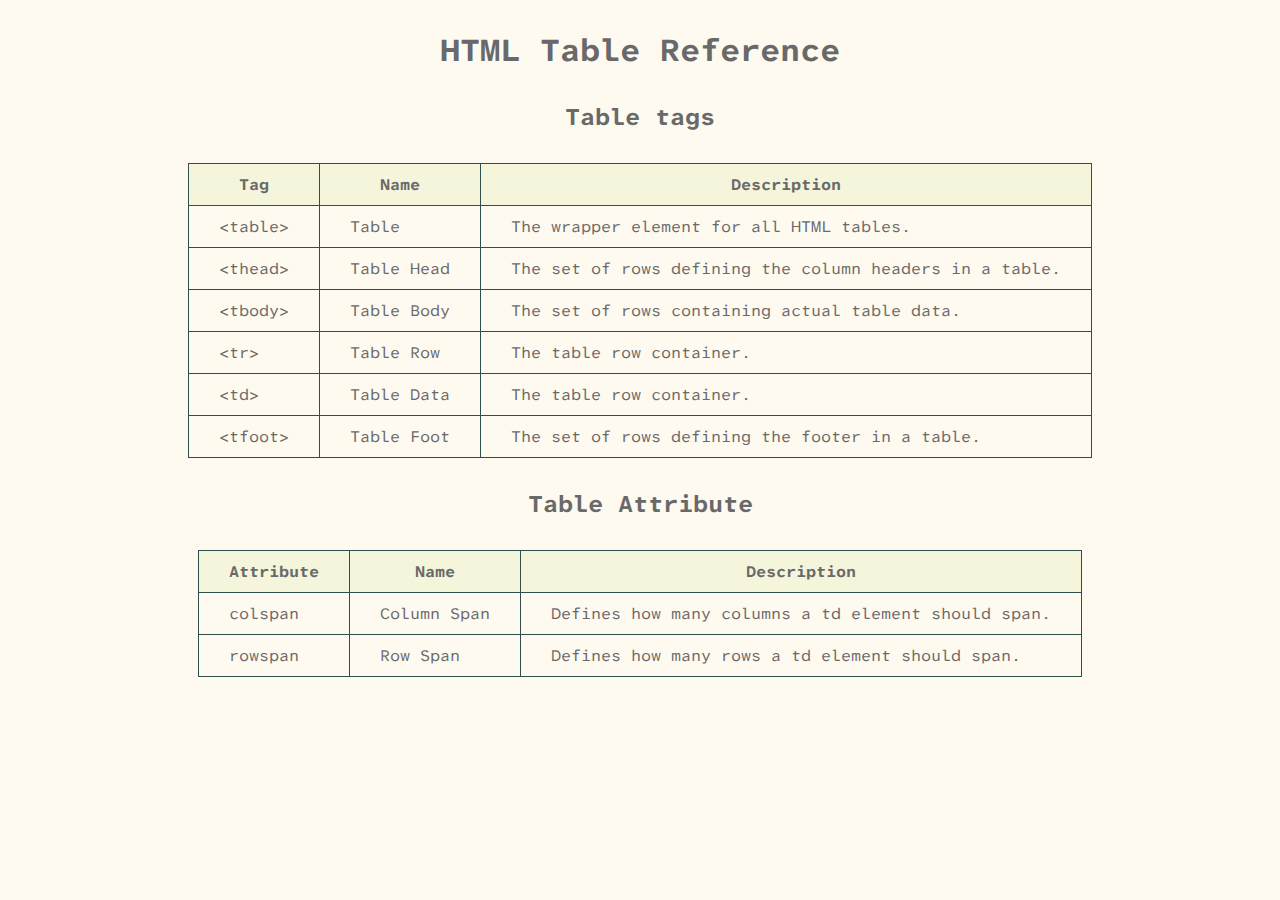
<file: html-css-cheatsheet-starting/index.html>
<!DOCTYPE html>
<html lang="en">
  <head>
    <meta charset="UTF-8" />
    <meta name="viewport" content="width=device-width, initial-scale=1.0" />
    <title>HTML Table Reference</title>
    <link rel="stylesheet" href="styles.css">
    <link rel="preconnect" href="https://fonts.googleapis.com">
<link rel="preconnect" href="https://fonts.gstatic.com" crossorigin>
<link href="https://fonts.googleapis.com/css2?family=Atkinson+Hyperlegible+Mono:ital,wght@0,200..800;1,200..800&display=swap" rel="stylesheet">
  </head>
  <body>
    <h1>HTML Table Reference</h1>
    <h2>Table tags</h2>
      <table>
        <thead>
          <tr>
            <th>Tag</th>
            <th>Name</th>
            <th><span class="description"></span>Description</th>
          </tr>
          <tbody>
            <tr>
                <td>&lt;table&gt;</td>
                <td>Table</td>
                <td>The wrapper element for all HTML tables.</td>
            </tr>
            <tr>
                <td>&lt;thead&gt;</td>
                <td>Table Head</td>
                <td>The set of rows defining the column headers in a table.</td>
            </tr>
            <tr>
                <td>&lt;tbody&gt;</td>
                <td>	Table Body</td>
                <td>The set of rows containing actual table data.</td>
            </tr>
            <tr>
                <td>&lt;tr&gt;</td>
                <td>Table Row</td>
                <td>The table row container.</td>
            </tr>
            <tr>
                <td>&lt;td&gt;</td>
                <td>Table Data</td>
                <td>The table row container.</td>
            </tr>
            <tr>
                <td>&lt;tfoot&gt;</td>
                <td>Table Foot</td>
                <td>The set of rows defining the footer in a table.</td>
            </tr>
            
          </tbody>
        </thead>
      </table>
      <h2>Table Attribute</h2>
      <table>
        <thead>
          <tr><th>Attribute</th>
          <th>Name</th>
          <th>Description</th>
        </tr></thead>
        <tbody>
          <tr>
              <td><span class="code">colspan</span></td> 
              <td>Column Span</td>
              <td>Defines how many columns a td element should span.</td>
            </tr>
          <tr>
            <td><span class="code">rowspan</span></td>
            <td>Row Span</td>
            <td>Defines how many rows a td element should span.</td>
          </tr>
        </tbody>
      </table>
    
  </body>
</html>
</file>
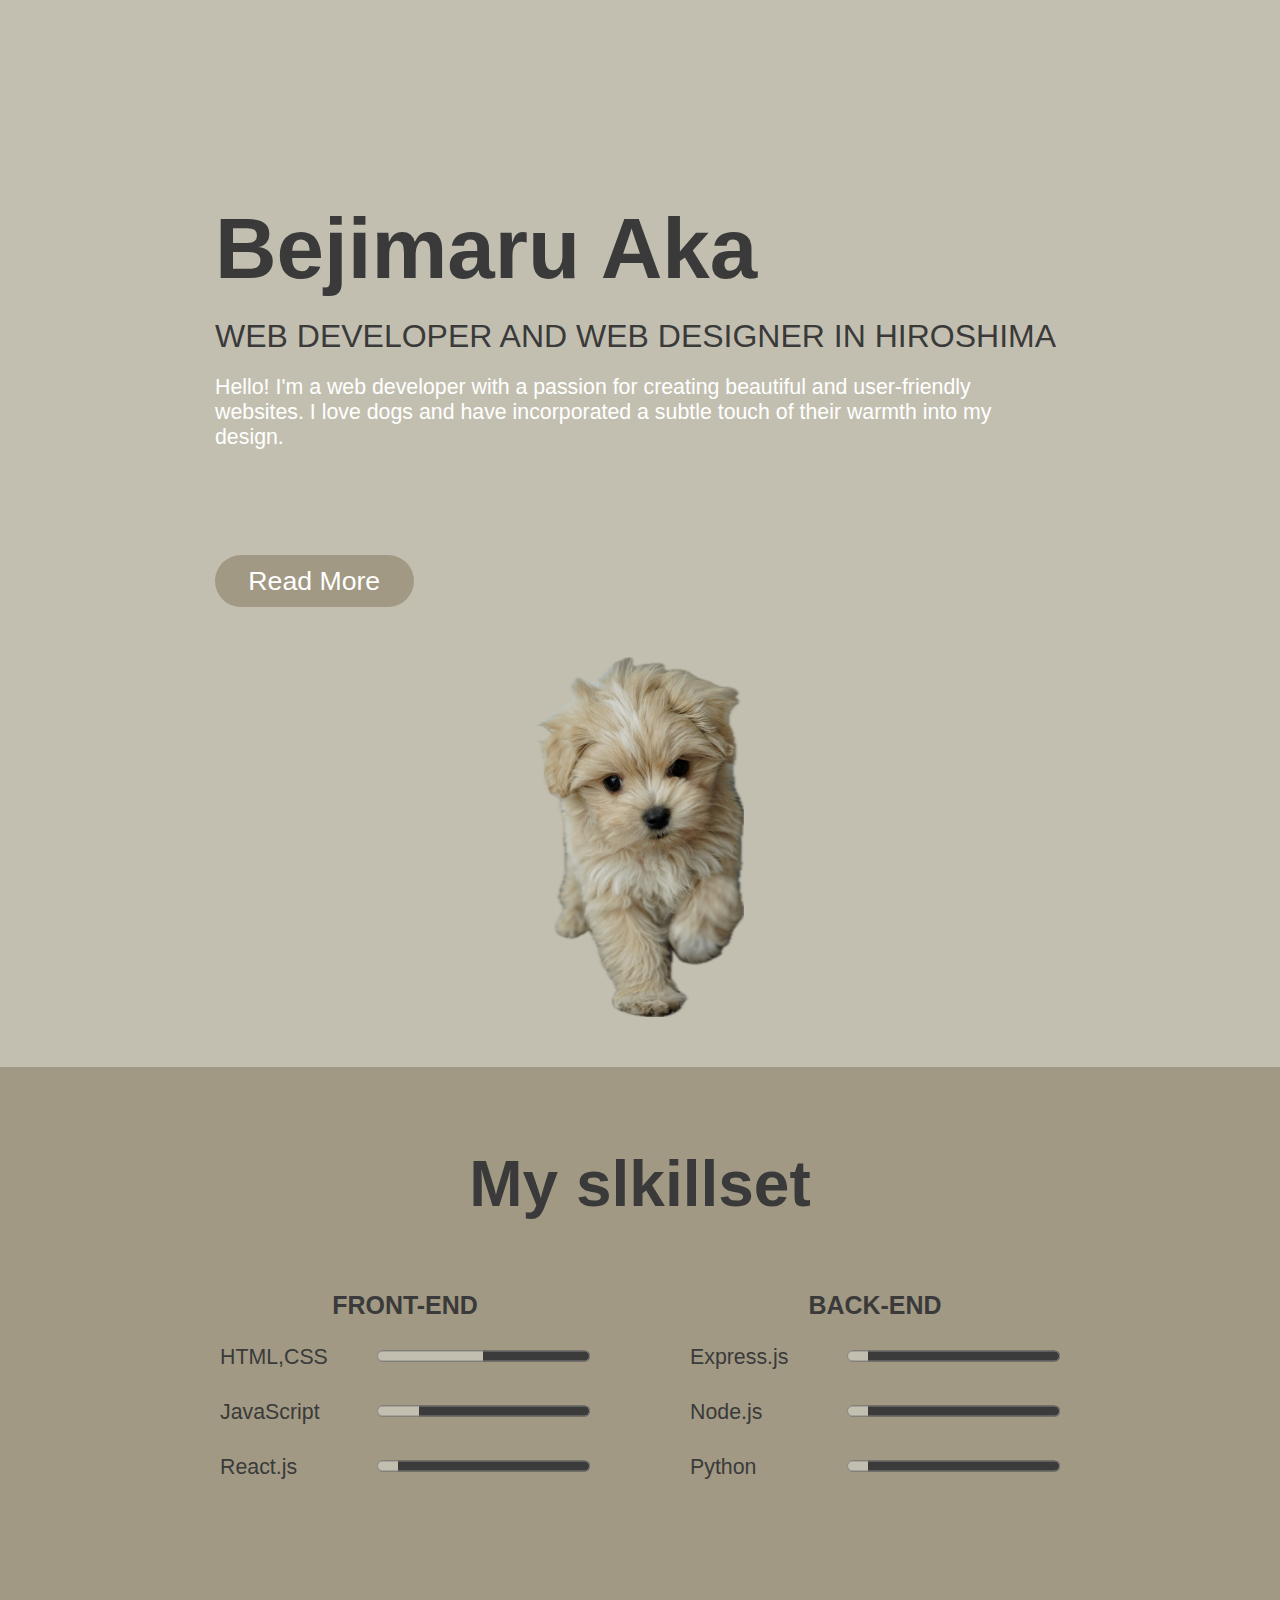
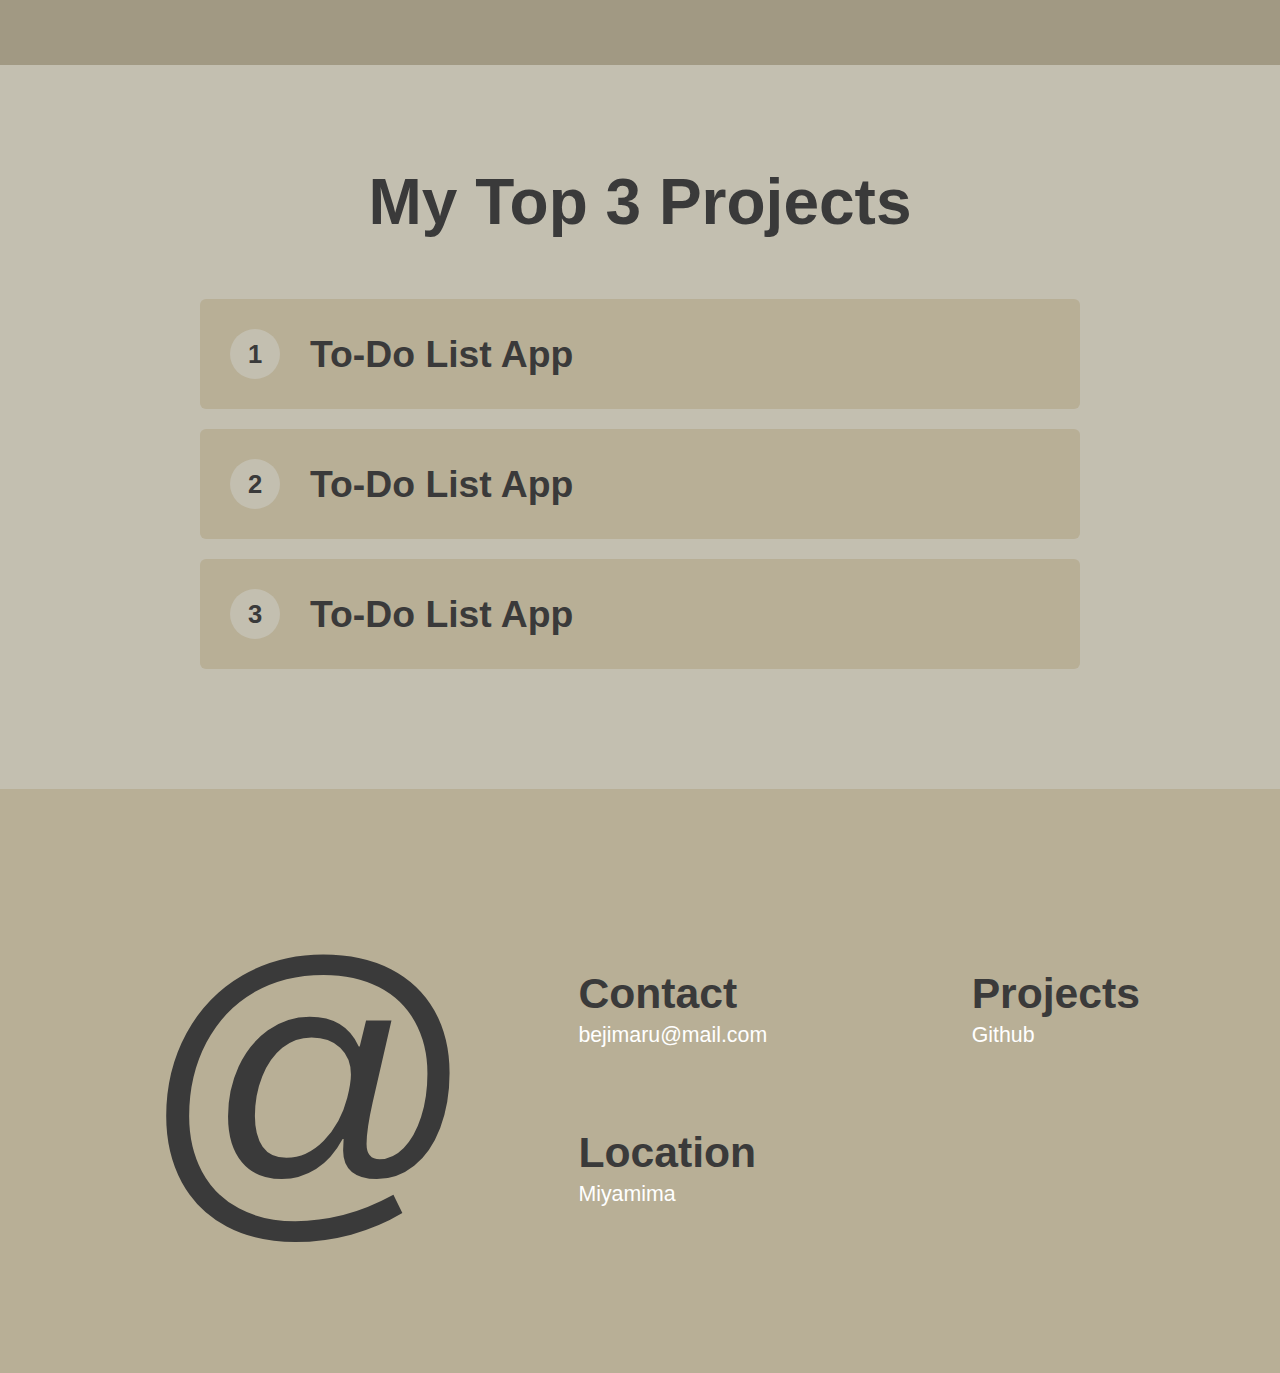
<file: myPortfolio/index.html>
<!DOCTYPE html>
<html lang="en">
  <head>
    <meta charset="UTF-8" />
    <meta name="viewport" content="width=device-width, initial-scale=1.0" />
    <title>Portfolio</title>
    <link rel="stylesheet" href="style.css" />
  </head>
  <body>
    <header>
      <img src="bejimaru.png" />
      <div class="container">
        <h1>Bejimaru Aka</h1>
        <h2>Web Developer and Web Designer in Hiroshima</h2>
        <p>
          Hello! I'm a web developer with a passion for creating beautiful and
          user-friendly websites. I love dogs and have incorporated a subtle
          touch of their warmth into my design.
        </p>
        <br />
        <a class="read-more" href="#skill-section">Read More</a>
      </div>
    </header>
    <section id="skill-section">
      <h2>My slkillset</h2>
      <div class="wrapper">
        <div class="skill-container">
          <h3>Front-End</h3>
          <ul>
            <li>HTML,CSS <progress max="100" value="50"></progress></li>
            <li>JavaScript <progress max="100" value="20"></progress></li>
            <li>React.js <progress max="100" value="10"></progress></li>
          </ul>
        </div>
        <div class="skill-container">
          <h3>Back-End</h3>
          <ul>
            <li>Express.js<progress max="100" value="10"></progress></li>
            <li>Node.js <progress max="100" value="10"></progress></li>
            <li>Python <progress max="100" value="10"></progress></li>
          </ul>
        </div>
      </div>
    </section>
    <section id="project-section">
      <h2>My Top 3 Projects</h2>
      <div class="flex-container">
        <details>
          <summary>
            <span class="number">1</span>
            <h3>To-Do List App</h3>
          </summary>
          <div class="text-container">
            <p>
              Lorem Ipsum is simply dummy text of the printing and typesetting
              industry.
            </p>
            <a href="#" class="project-link">Visit Website</a>
          </div>
        </details>
        <details>
          <summary>
            <span class="number">2</span>
            <h3>To-Do List App</h3>
          </summary>
          <div class="text-container">
            <p>
              Lorem Ipsum is simply dummy text of the printing and typesetting
              industry.
            </p>
            <a href="#" class="project-link">Visit Website</a>
          </div>
        </details>
        <details>
          <summary>
            <span class="number">3</span>
            <h3>To-Do List App</h3>
          </summary>
          <div class="text-container">
            <p>
              Lorem Ipsum is simply dummy text of the printing and typesetting
              industry.
            </p>
            <a href="#" class="project-link">Visit Website</a>
          </div>
        </details>
      </div>
    </section>
    <footer>
      <div class="grid-container">
        <span id="at-symbol">@</span>
        <div>
          <h3>Contact</h3>
          <a href="exampleMail@mail.com">bejimaru@mail.com</a>
          <h3>Location</h3>
          <a href="https://maps.app.goo.gl/mE8wGvGkuCeqVUd29">Miyamima</a>
        </div>
        <div>
          <h3>Projects</h3>
          <a href="https://github.com">Github</a>
        </div>
      </div>
    </footer>
  </body>
</html>
</file>
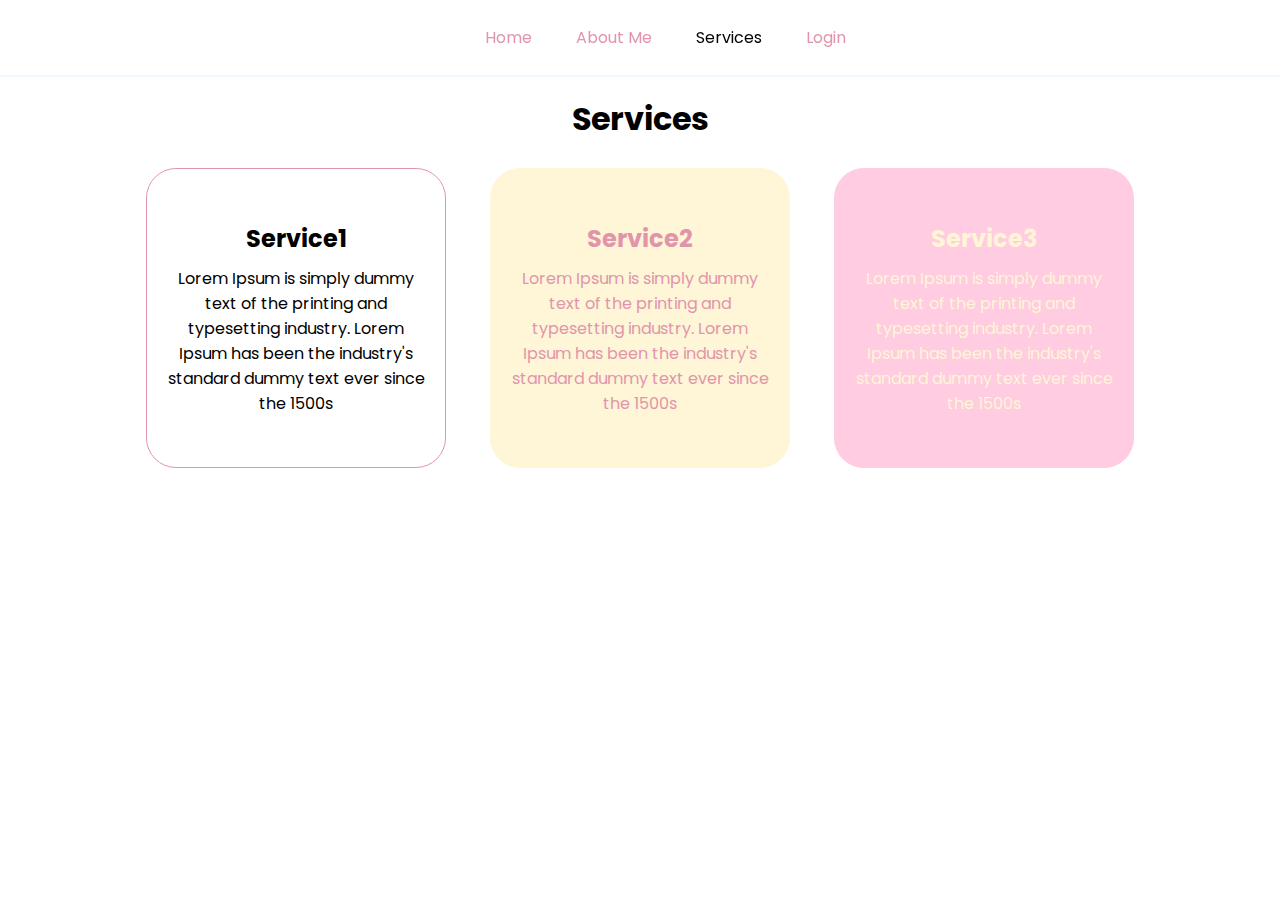
<file: project1/services.html>
<!DOCTYPE html>
<html lang="en">
  <head>
    <meta charset="UTF-8" />
    <meta name="viewport" content="width=device-width, initial-scale=1.0" />
    <title>Services</title>
    <link rel="stylesheet" href="style.css" />
  </head>
  <body>
    <nav>
      <a href="index.html">Home</a>
      <a href="about.html">About Me</a>
      <a href="services.html" class="active">Services</a>
      <a href="login.html">Login</a>
    </nav>
    <h1>Services</h1>
    <div class="services-container">
      <div class="service">
        <h2>Service1</h2>
        <p>
          Lorem Ipsum is simply dummy text of the printing and typesetting
          industry. Lorem Ipsum has been the industry's standard dummy text ever
          since the 1500s
        </p>
      </div>
      <div class="service">
        <h2>Service2</h2>
        <p>
          Lorem Ipsum is simply dummy text of the printing and typesetting
          industry. Lorem Ipsum has been the industry's standard dummy text ever
          since the 1500s
        </p>
      </div>
      <div class="service">
        <h2>Service3</h2>
        <p>
          Lorem Ipsum is simply dummy text of the printing and typesetting
          industry. Lorem Ipsum has been the industry's standard dummy text ever
          since the 1500s
        </p>
      </div>
    </div>
  </body>
</html>
</file>
<file: html-css-cheatsheet-starting/styles.css>
* {
  margin: 0;
  padding: 0;
}

body {
  font-family: "Atkinson Hyperlegible Mono", monospace, sans-serif;
  background-color: rgb(255, 250, 240);
  color: #696969;
}

h1 {
  text-align: center;
  margin: 30px auto;
}

h2 {
  text-align: center;
  margin: 30px auto;
}

table {
  margin: 30px auto;
}

table,
th,
td {
  border: 1px solid rgb(47, 79, 79);
  border-collapse: collapse;
}

th,
td {
  padding: 10px 30px;
}

th {
  background-color: #f5f5dc;
}
</file>
<file: myPortfolio/style.css>
:root {
  --accent-color: #c3bfb0;
  --primary-color: #a19983;
  --secondary-color: #b8af96;
  --text-color: #3a3a3a;
  --secondary-text-color: #fff;
}

* {
  margin: 0;
  padding: 0;
}

html {
  font-family: "Segoe UI", Tahoma, Geneva, Verdana, sans-serif;
  font-size: 16pt;
  color: var(--text-color);
  scroll-behavior: smooth;
}

body {
  min-height: 100vh;
  background-color: var(--accent-color);
}

header {
  padding: 0 20px;
  display: flex;
  justify-content: center;
  flex-wrap: wrap-reverse;
}

header .container {
  width: 850px;
  max-width: 100%; /* > 850px, width = 100% of widht */
}

header img {
  height: 40vh;
  padding: 50px 100px;
}

header h1 {
  margin-top: 200px;
  font-size: 4rem;
}

header h2 {
  margin-top: 20px;
  margin-bottom: 20px;
  text-transform: uppercase;
  font-weight: 300;
}

header p {
  color: var(--secondary-text-color);
}

header .read-more {
  display: inline-block;
  background-color: var(--primary-color);
  color: var(--secondary-text-color);
  font-size: 1.25rem;
  font-weight: 500;
  border-radius: 1000px;
  padding: 0.5rem 1.25em;
  text-decoration: none;
  margin-top: 80px;
  transition: 200ms ease;
  cursor: pointer;
}

header .read-more:hover {
  background-color: var(--secondary-color);
}

#skill-section {
  padding: 80px 20px 150px 20px;
  background-color: var(--primary-color);
}

#skill-section h2 {
  font-size: 3rem;
  text-align: center;
}

#skill-section .wrapper {
  margin-top: 60px;
  display: flex;
  justify-content: center;
  gap: 50px;
}

.skill-container {
  width: 400px;
  max-width: 100%;
  border: 10px solid var(--primary-color);
  border-color: none;
}

.skill-container h3 {
  background-color: var(--primary-color);
  padding: 15x 0;
  text-align: center;
  text-transform: uppercase;
}

.skill-container ul {
  margin: 10px 0;
  list-style: none;
}

.skill-container ul li {
  padding: 15px;
  display: flex;
  justify-content: space-between;
}

.skill-container ul li progress {
  accent-color: var(--accent-color);
}

#project-section {
  padding: 100px 200px;
}
#project-section h2 {
  font-size: 3rem;
  text-align: center;
  margin-bottom: 60px;
}

details {
  margin: 20px auto;
  width: 1000px;
  max-width: 100%;
  background-color: var(--secondary-color);
  border-radius: 6px;
}

details summary {
  display: flex;
  align-items: center;
  cursor: pointer;
  gap: 30px;
  padding: 30px;
}

details .number {
  background-color: var(--accent-color);
  min-height: 50px;
  min-width: 50px;
  display: flex;
  justify-content: center;
  align-items: center;
  border-radius: 50%;
  font-size: 1.2rem;
  font-weight: 700;
}

details h3 {
  font-size: 1.75rem;
}

details .text-container {
  padding: 30px;
  padding-top: 0;
}

details .project-link {
  display: inline-block;
  margin-top: 30px;
  background-color: var(--accent-color);
  color: white;

  padding: 0.75rem 1.5em;
  border-radius: 2px;
  font-weight: 500;
  transition: 300ms ease;
  cursor: pointer;
}

details .project-link:hover {
  background-color: var(--primary-color);
}

footer {
  background-color: var(--secondary-color);
  padding: 100px 20px;
}

footer .grid-container {
  margin: 0 auto;
  width: 1000px;
  max-width: 100%;
  display: grid;
  grid-template-columns: 1fr 1fr max-content;
  gap: 100px;
}

footer #at-symbol {
  font-size: 250pt;
}

footer h3 {
  margin-top: 80px;
  font-size: 2rem;
}

footer a {
  margin-top: 5px;
  display: inline-block;
  color: var(--secondary-text-color);
  text-decoration: none;
}

footer a:hover {
  color: var(--text-color);
}

@media (max-width: 1000px) {
  header {
    padding: 100px 20px;
    text-align: center;
  }
  header h1 {
    margin-top: 0;
    font-size: 10vw;
  }

  header h2 {
    font-size: 1.3rem;
  }

  header img {
    display: none;
  }

  footer .grid-container {
    display: flex;
    flex-direction: column;
    text-align: center;
    gap: 0;
  }

  footer #at-symbol {
    font-size: 100pt;
  }

  footer h3 {
    margin-top: 50px;
  }
}
</file>
<file: project1/style.css>
@import url("https://fonts.googleapis.com/css2?family=Poppins:ital,wght@0,100;0,200;0,300;0,400;0,500;0,600;0,700;0,800;0,900;1,100;1,200;1,300;1,400;1,500;1,600;1,700;1,800;1,900&display=swap");

* {
  margin: 0;
  padding: 0;
}
html {
  text-align: center;
  font-family: Poppins, "Segoe UI", sans-serif;
}
nav {
  position: fixed;
  top: 0;
  width: 100%;
  padding: 25px;
  border-bottom: 2px solid #f2f9ff;
}

nav a {
  text-decoration: none;
  color: #e195ab;
  margin: 0 20px;
}

nav a:hover {
  color: black;
}

nav a.active {
  color: black;
}

header {
  padding-top: calc(50px +1rem + 2px);
}

h1 {
  margin-top: 100px;
  font-size: 3.75;
  font-weight: bold;
  line-height: 1.2em;
}

h1 + p {
  width: 800px;
  margin: 35px auto;
}

#lg-button {
  text-decoration: none;
  text-transform: uppercase;
  background: linear-gradient(to right, #e195ab, #ffcce1);
  display: inline-block;
  padding: 1em 3em;
  font-weight: 600;
  border-radius: 100px;
  transition: 1s;
  color: #fff5d7;
}

#lg-button:hover {
  scale: 1.1;
}

.video-player {
  margin-top: 30px;

  border-radius: 15px;
}

.services-container {
  margin-top: 30px;
}

.service {
  box-sizing: border-box;
  width: 300px;
  height: 300px;
  display: inline-block;
  margin: 0 20px;
  margin-bottom: 20px;
  align-content: center;
  padding: 20px;
  border-radius: 30px;
}

.service > h2 {
  margin-bottom: 10px;
}

.service:first-child {
  border: 1px solid #e195ab;
}

.service:nth-child(2) {
  background-color: #fff5d7;
  color: #e195ab;
}

.service:nth-child(3) {
  background-color: #ffcce1;
  color: #fff5d7;
}

form {
  margin-top: 30px;
}

input {
  display: block;
  margin: 0 auto;
  margin-bottom: 15px;
  font: inherit;
}

input[type="text"],
input[type="password"] {
  padding: 5px 20px;
  width: 400px;
  height: 50px;
  border: none;
  background-color: #fff5d7;
  border-radius: 30px;
}

input[type="submit"] {
  width: 200px;
  padding: 10px;
  background-color: #e195ab;
  border: none;
  border-radius: 30px;
  color: #f2f9ff;
  transition: 1s;
}

#sb-button:hover {
  scale: 1.1;
}
</file>
